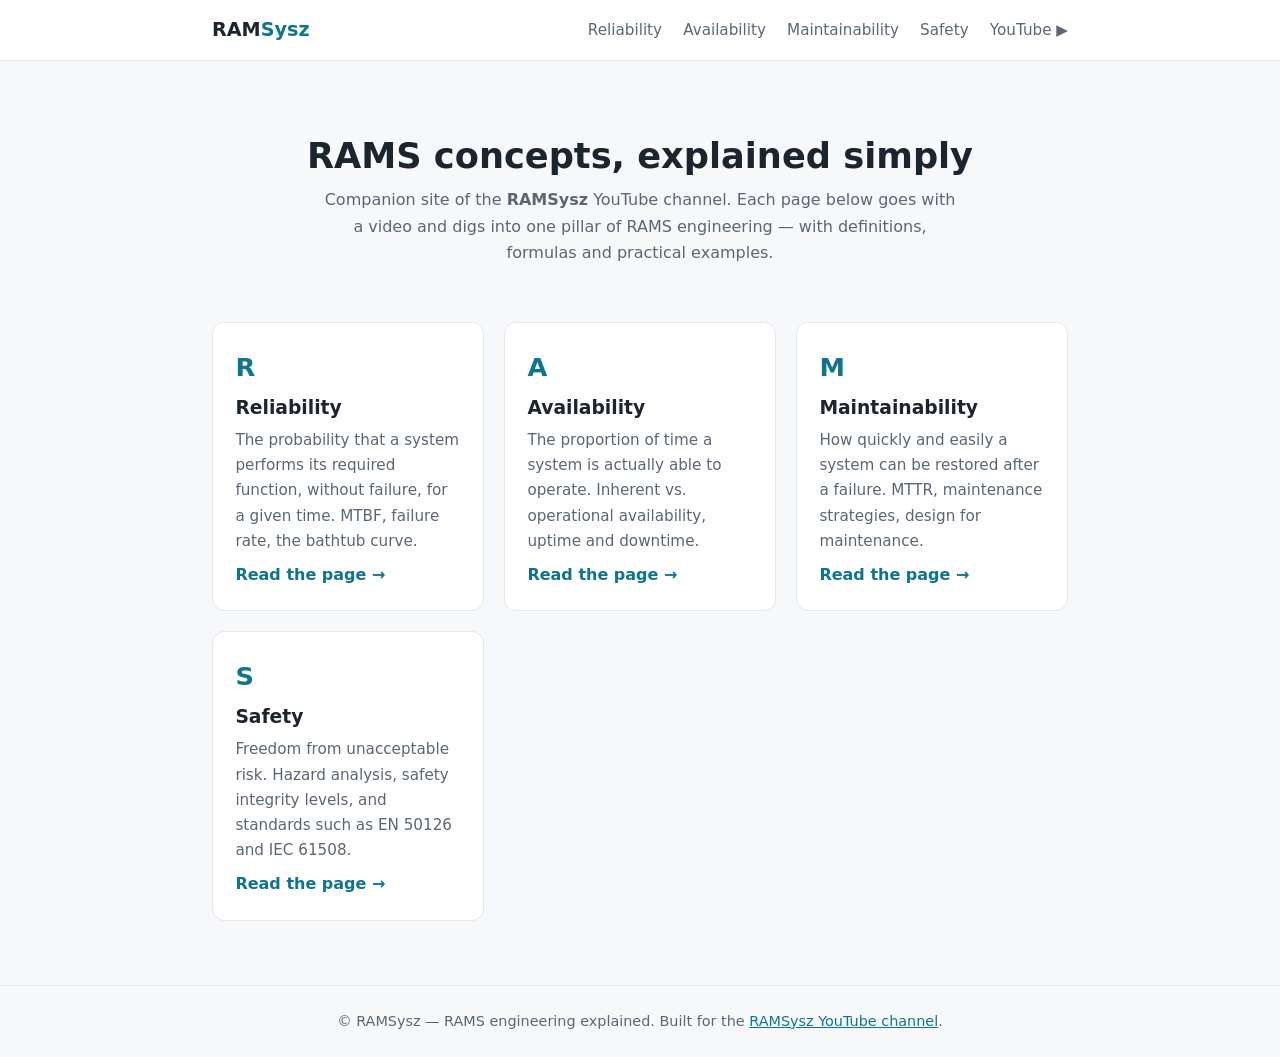
<file: index.html>
<!DOCTYPE html>
<html lang="en">
<head>
  <meta charset="UTF-8">
  <meta name="viewport" content="width=device-width, initial-scale=1.0">
  <meta name="description" content="RAMSysz — learn RAMS engineering: Reliability, Availability, Maintainability and Safety, explained simply.">
  <title>RAMSysz — RAMS concepts explained</title>
  <link rel="stylesheet" href="assets/css/style.css">
</head>
<body>

  <header class="site-header">
    <div class="inner">
      <a class="brand" href="index.html">RAM<span>Sysz</span></a>
      <nav class="site-nav">
        <a href="pages/reliability.html">Reliability</a>
        <a href="pages/availability.html">Availability</a>
        <a href="pages/maintainability.html">Maintainability</a>
        <a href="pages/safety.html">Safety</a>
        <!-- TODO: replace with your channel URL -->
        <a href="https://www.youtube.com/@RAMSysz" target="_blank" rel="noopener">YouTube ▶</a>
      </nav>
    </div>
  </header>

  <main>
    <section class="hero">
      <h1>RAMS concepts, explained simply</h1>
      <p>
        Companion site of the <strong>RAMSysz</strong> YouTube channel.
        Each page below goes with a video and digs into one pillar of RAMS
        engineering — with definitions, formulas and practical examples.
      </p>
    </section>

    <section class="card-grid">
      <article class="card">
        <div class="letter">R</div>
        <h3>Reliability</h3>
        <p>The probability that a system performs its required function, without failure, for a given time. MTBF, failure rate, the bathtub curve.</p>
        <a href="pages/reliability.html">Read the page →</a>
      </article>

      <article class="card">
        <div class="letter">A</div>
        <h3>Availability</h3>
        <p>The proportion of time a system is actually able to operate. Inherent vs. operational availability, uptime and downtime.</p>
        <a href="pages/availability.html">Read the page →</a>
      </article>

      <article class="card">
        <div class="letter">M</div>
        <h3>Maintainability</h3>
        <p>How quickly and easily a system can be restored after a failure. MTTR, maintenance strategies, design for maintenance.</p>
        <a href="pages/maintainability.html">Read the page →</a>
      </article>

      <article class="card">
        <div class="letter">S</div>
        <h3>Safety</h3>
        <p>Freedom from unacceptable risk. Hazard analysis, safety integrity levels, and standards such as EN 50126 and IEC 61508.</p>
        <a href="pages/safety.html">Read the page →</a>
      </article>
    </section>

    <!--
      To add a new concept page (FMECA, RBD, FTA, LCC…):
      copy one of the <article class="card"> blocks above and
      create the matching page from pages/_template.html
    -->
  </main>

  <footer class="site-footer">
    © RAMSysz — RAMS engineering explained. Built for the
    <a href="https://www.youtube.com/@RAMSysz" target="_blank" rel="noopener">RAMSysz YouTube channel</a>.
  </footer>

</body>
</html>
</file>
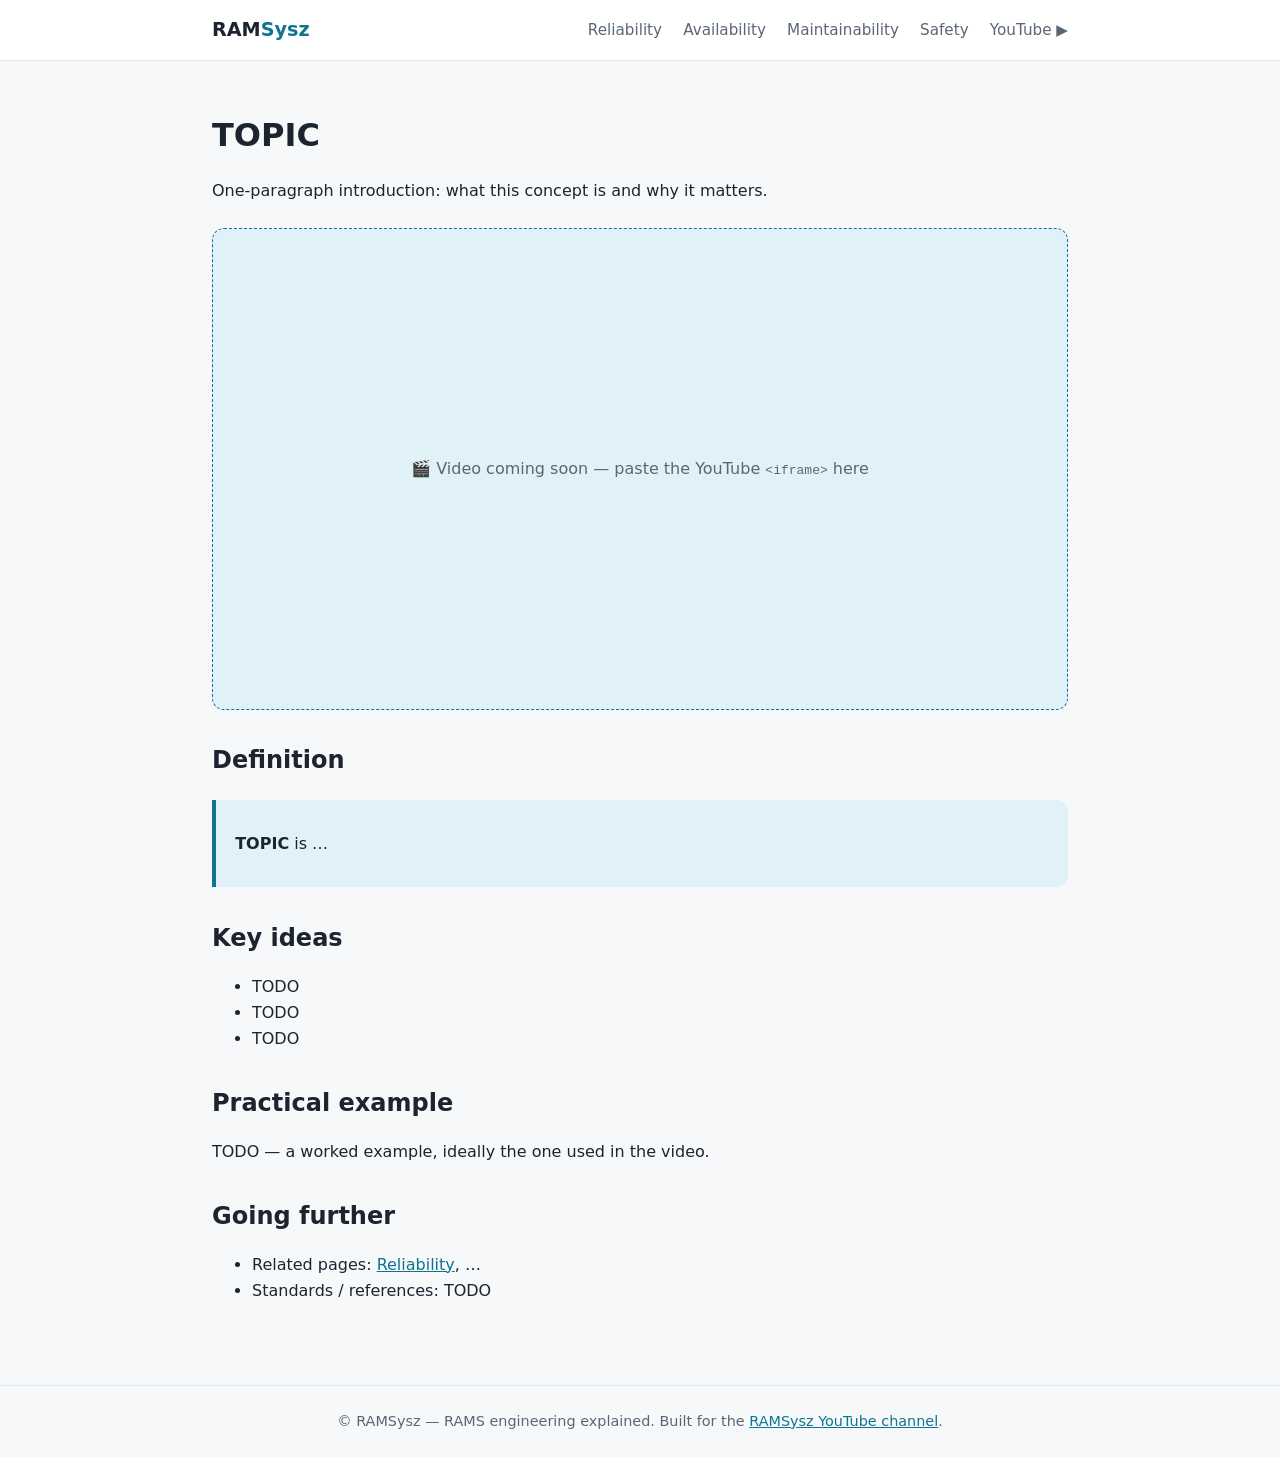
<file: pages/_template.html>
<!DOCTYPE html>
<html lang="en">
<head>
  <meta charset="UTF-8">
  <meta name="viewport" content="width=device-width, initial-scale=1.0">
  <!-- TODO: one-sentence summary of the concept for search engines -->
  <meta name="description" content="TODO — short description of this concept.">
  <!-- TODO: page title -->
  <title>TOPIC — RAMSysz</title>
  <link rel="stylesheet" href="../assets/css/style.css">
</head>
<body>

  <header class="site-header">
    <div class="inner">
      <a class="brand" href="../index.html">RAM<span>Sysz</span></a>
      <nav class="site-nav">
        <a href="reliability.html">Reliability</a>
        <a href="availability.html">Availability</a>
        <a href="maintainability.html">Maintainability</a>
        <a href="safety.html">Safety</a>
        <a href="https://www.youtube.com/@RAMSysz" target="_blank" rel="noopener">YouTube ▶</a>
      </nav>
    </div>
  </header>

  <main>
    <!-- TODO: page heading and intro -->
    <h1>TOPIC</h1>
    <p>One-paragraph introduction: what this concept is and why it matters.</p>

    <!-- Video: replace this placeholder with the YouTube embed code
         (Share → Embed on the video page) -->
    <div class="video-wrap">
      <p>🎬 Video coming soon — paste the YouTube <code>&lt;iframe&gt;</code> here</p>
    </div>

    <h2>Definition</h2>
    <div class="callout">
      <!-- TODO: the formal definition or key formula -->
      <p><strong>TOPIC</strong> is …</p>
    </div>

    <h2>Key ideas</h2>
    <ul>
      <li>TODO</li>
      <li>TODO</li>
      <li>TODO</li>
    </ul>

    <h2>Practical example</h2>
    <p>TODO — a worked example, ideally the one used in the video.</p>

    <h2>Going further</h2>
    <ul>
      <li>Related pages: <a href="reliability.html">Reliability</a>, …</li>
      <li>Standards / references: TODO</li>
    </ul>
  </main>

  <footer class="site-footer">
    © RAMSysz — RAMS engineering explained. Built for the
    <a href="https://www.youtube.com/@RAMSysz" target="_blank" rel="noopener">RAMSysz YouTube channel</a>.
  </footer>

</body>
</html>
</file>
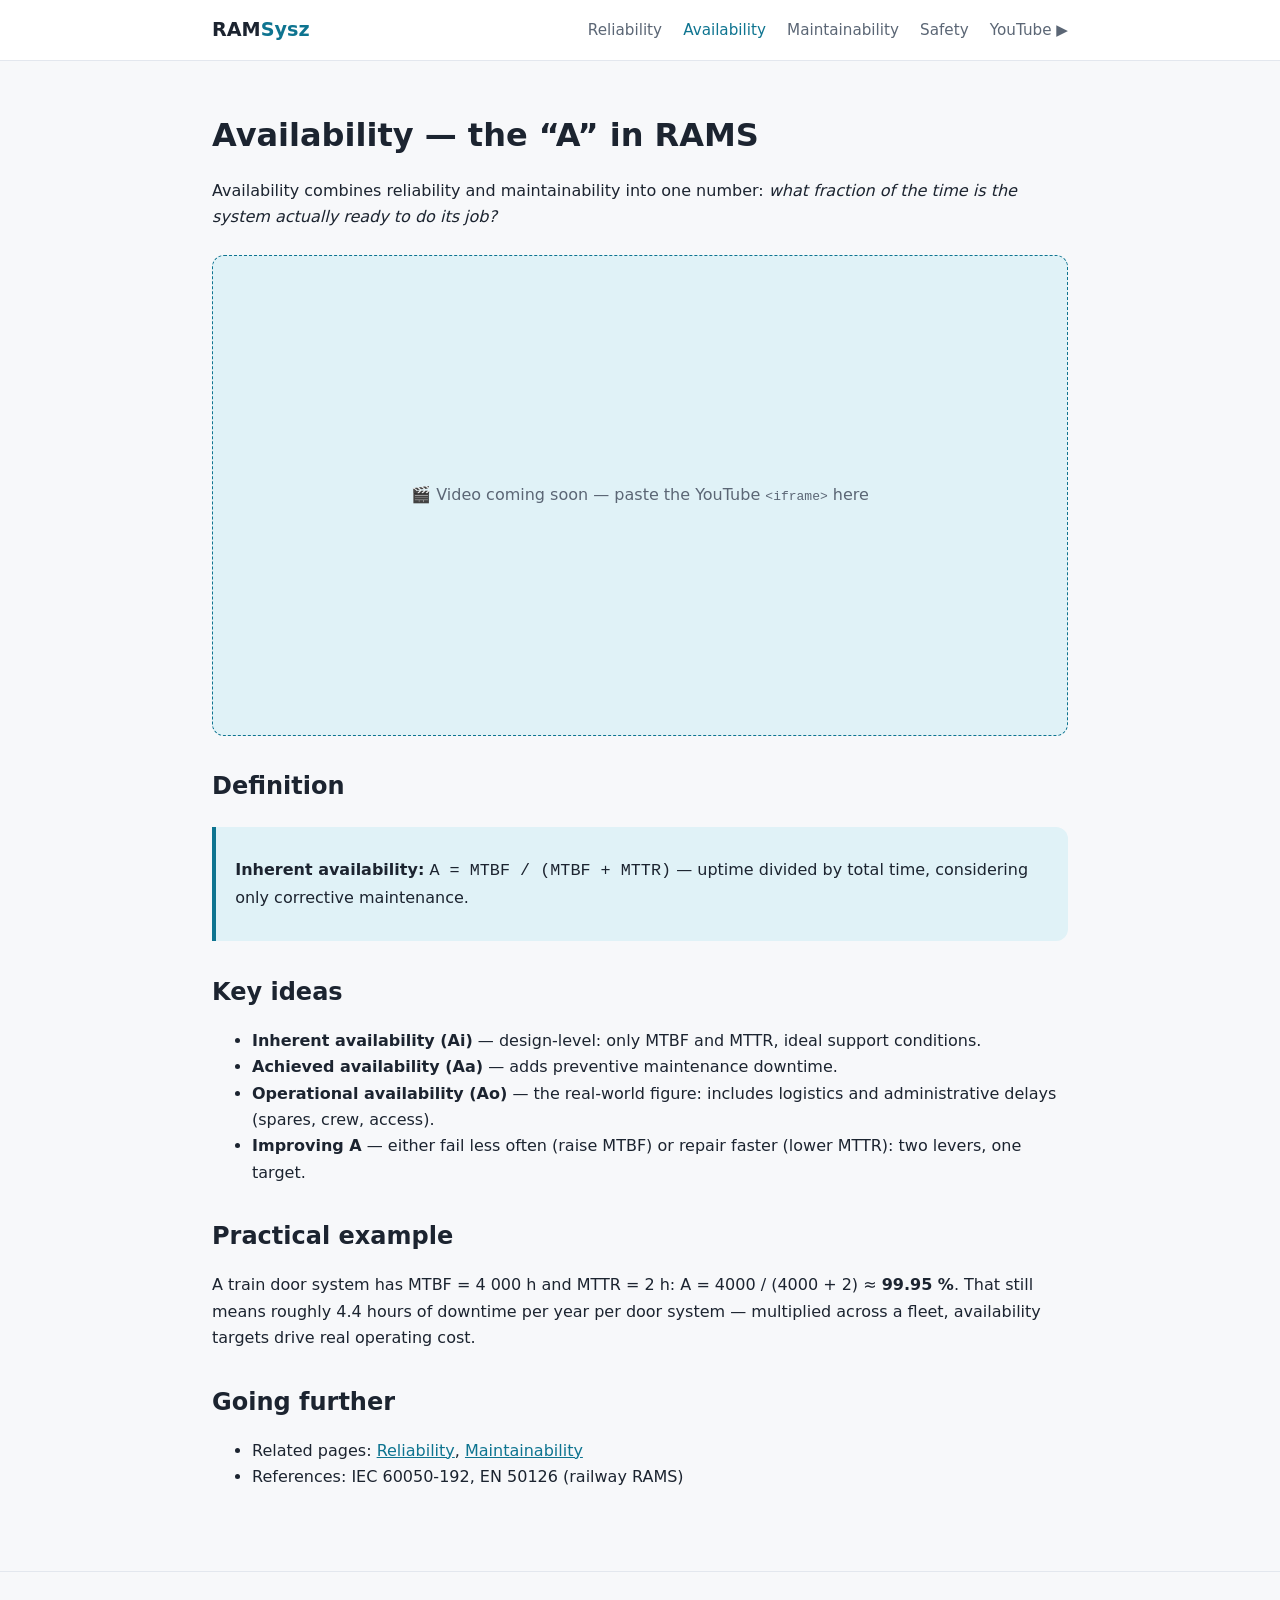
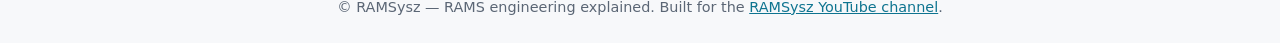
<file: pages/availability.html>
<!DOCTYPE html>
<html lang="en">
<head>
  <meta charset="UTF-8">
  <meta name="viewport" content="width=device-width, initial-scale=1.0">
  <meta name="description" content="Availability explained: uptime vs. downtime, inherent and operational availability, and the MTBF/MTTR relationship.">
  <title>Availability — RAMSysz</title>
  <link rel="stylesheet" href="../assets/css/style.css">
</head>
<body>

  <header class="site-header">
    <div class="inner">
      <a class="brand" href="../index.html">RAM<span>Sysz</span></a>
      <nav class="site-nav">
        <a href="reliability.html">Reliability</a>
        <a href="availability.html" aria-current="page">Availability</a>
        <a href="maintainability.html">Maintainability</a>
        <a href="safety.html">Safety</a>
        <a href="https://www.youtube.com/@RAMSysz" target="_blank" rel="noopener">YouTube ▶</a>
      </nav>
    </div>
  </header>

  <main>
    <h1>Availability — the “A” in RAMS</h1>
    <p>
      Availability combines reliability and maintainability into one number:
      <em>what fraction of the time is the system actually ready to do its job?</em>
    </p>

    <div class="video-wrap">
      <p>🎬 Video coming soon — paste the YouTube <code>&lt;iframe&gt;</code> here</p>
    </div>

    <h2>Definition</h2>
    <div class="callout">
      <p>
        <strong>Inherent availability:</strong>
        <code>A = MTBF / (MTBF + MTTR)</code> —
        uptime divided by total time, considering only corrective maintenance.
      </p>
    </div>

    <h2>Key ideas</h2>
    <ul>
      <li><strong>Inherent availability (Ai)</strong> — design-level: only MTBF and MTTR, ideal support conditions.</li>
      <li><strong>Achieved availability (Aa)</strong> — adds preventive maintenance downtime.</li>
      <li><strong>Operational availability (Ao)</strong> — the real-world figure: includes logistics and administrative delays (spares, crew, access).</li>
      <li><strong>Improving A</strong> — either fail less often (raise MTBF) or repair faster (lower MTTR): two levers, one target.</li>
    </ul>

    <h2>Practical example</h2>
    <p>
      A train door system has MTBF = 4 000 h and MTTR = 2 h:
      A = 4000 / (4000 + 2) ≈ <strong>99.95 %</strong>.
      That still means roughly 4.4 hours of downtime per year per door system —
      multiplied across a fleet, availability targets drive real operating cost.
    </p>

    <h2>Going further</h2>
    <ul>
      <li>Related pages: <a href="reliability.html">Reliability</a>, <a href="maintainability.html">Maintainability</a></li>
      <li>References: IEC 60050-192, EN 50126 (railway RAMS)</li>
    </ul>
  </main>

  <footer class="site-footer">
    © RAMSysz — RAMS engineering explained. Built for the
    <a href="https://www.youtube.com/@RAMSysz" target="_blank" rel="noopener">RAMSysz YouTube channel</a>.
  </footer>

</body>
</html>
</file>
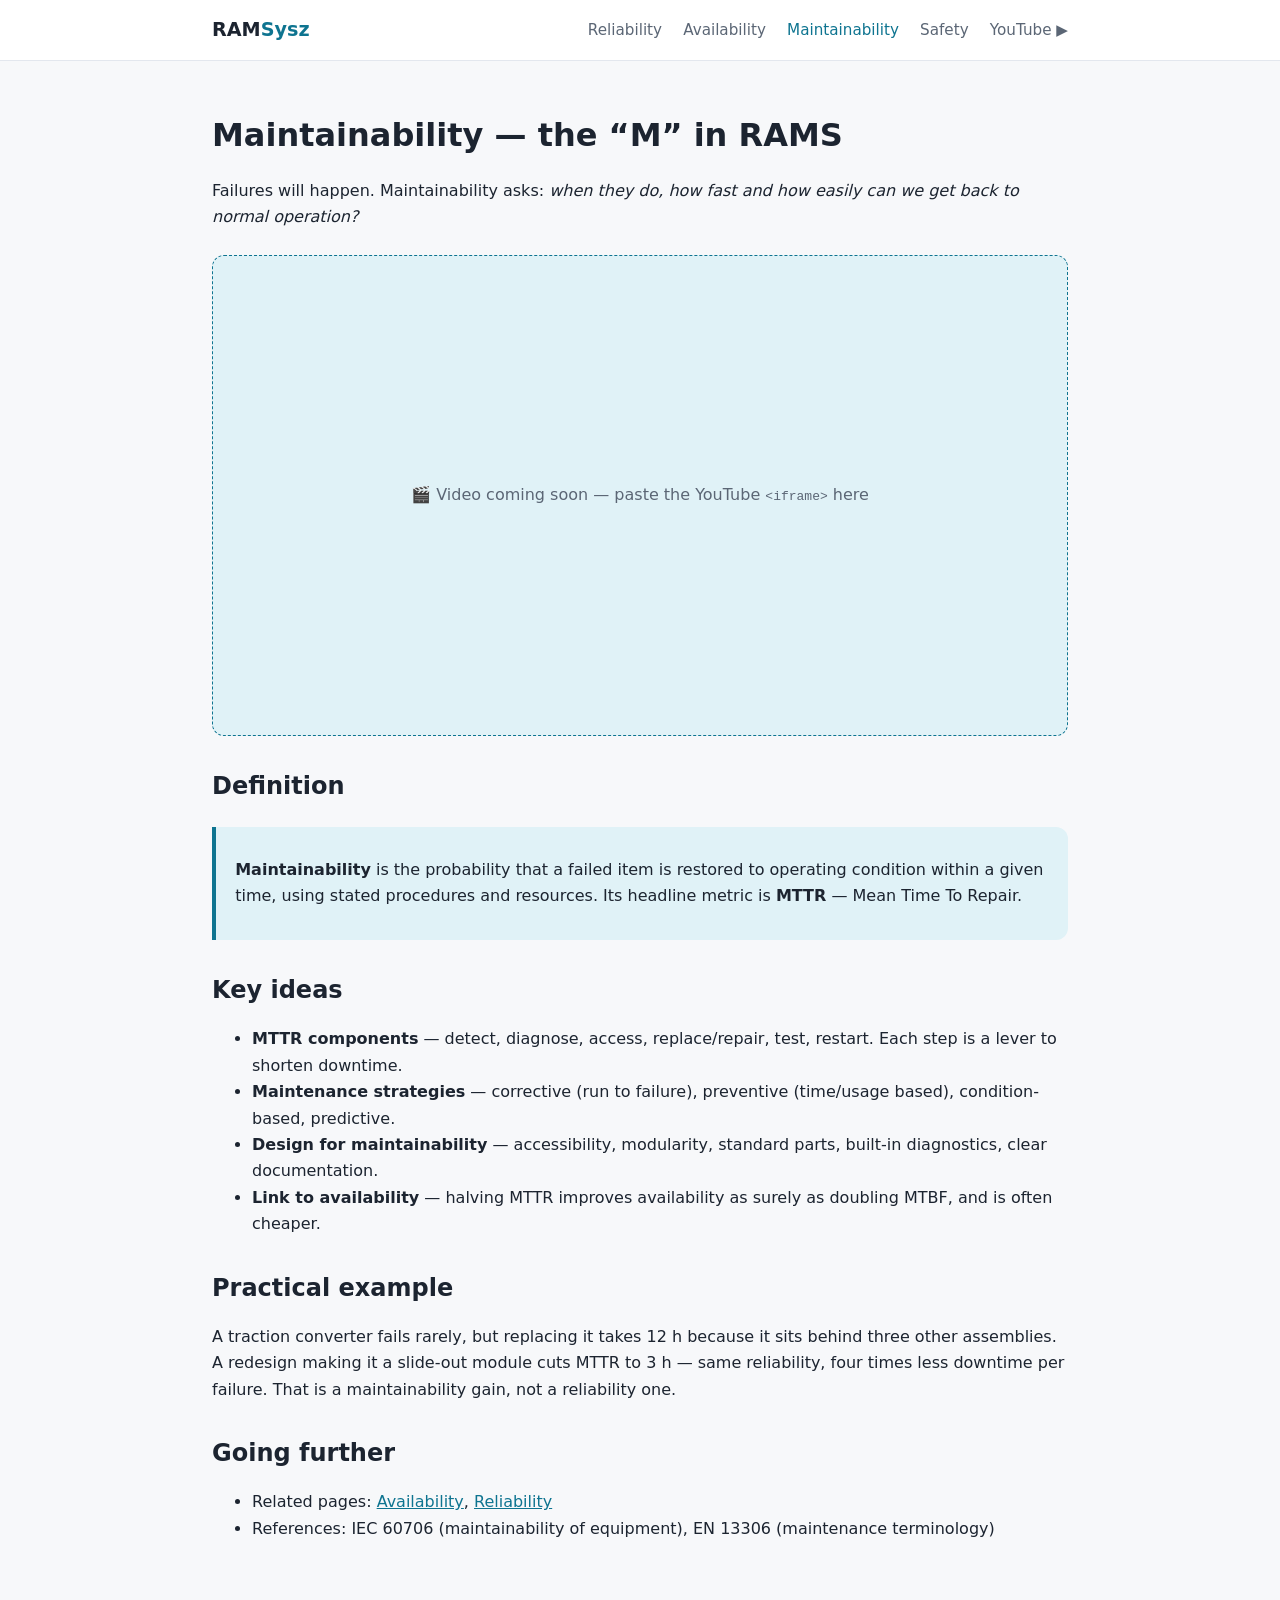
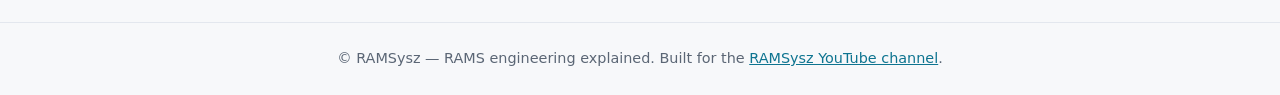
<file: pages/maintainability.html>
<!DOCTYPE html>
<html lang="en">
<head>
  <meta charset="UTF-8">
  <meta name="viewport" content="width=device-width, initial-scale=1.0">
  <meta name="description" content="Maintainability explained: MTTR, corrective vs. preventive maintenance, and designing systems that are easy to repair.">
  <title>Maintainability — RAMSysz</title>
  <link rel="stylesheet" href="../assets/css/style.css">
</head>
<body>

  <header class="site-header">
    <div class="inner">
      <a class="brand" href="../index.html">RAM<span>Sysz</span></a>
      <nav class="site-nav">
        <a href="reliability.html">Reliability</a>
        <a href="availability.html">Availability</a>
        <a href="maintainability.html" aria-current="page">Maintainability</a>
        <a href="safety.html">Safety</a>
        <a href="https://www.youtube.com/@RAMSysz" target="_blank" rel="noopener">YouTube ▶</a>
      </nav>
    </div>
  </header>

  <main>
    <h1>Maintainability — the “M” in RAMS</h1>
    <p>
      Failures will happen. Maintainability asks:
      <em>when they do, how fast and how easily can we get back to normal operation?</em>
    </p>

    <div class="video-wrap">
      <p>🎬 Video coming soon — paste the YouTube <code>&lt;iframe&gt;</code> here</p>
    </div>

    <h2>Definition</h2>
    <div class="callout">
      <p>
        <strong>Maintainability</strong> is the probability that a failed item is
        restored to operating condition within a given time, using stated procedures
        and resources. Its headline metric is
        <strong>MTTR</strong> — Mean Time To Repair.
      </p>
    </div>

    <h2>Key ideas</h2>
    <ul>
      <li><strong>MTTR components</strong> — detect, diagnose, access, replace/repair, test, restart. Each step is a lever to shorten downtime.</li>
      <li><strong>Maintenance strategies</strong> — corrective (run to failure), preventive (time/usage based), condition-based, predictive.</li>
      <li><strong>Design for maintainability</strong> — accessibility, modularity, standard parts, built-in diagnostics, clear documentation.</li>
      <li><strong>Link to availability</strong> — halving MTTR improves availability as surely as doubling MTBF, and is often cheaper.</li>
    </ul>

    <h2>Practical example</h2>
    <p>
      A traction converter fails rarely, but replacing it takes 12 h because it sits
      behind three other assemblies. A redesign making it a slide-out module cuts MTTR
      to 3 h — same reliability, four times less downtime per failure. That is a
      maintainability gain, not a reliability one.
    </p>

    <h2>Going further</h2>
    <ul>
      <li>Related pages: <a href="availability.html">Availability</a>, <a href="reliability.html">Reliability</a></li>
      <li>References: IEC 60706 (maintainability of equipment), EN 13306 (maintenance terminology)</li>
    </ul>
  </main>

  <footer class="site-footer">
    © RAMSysz — RAMS engineering explained. Built for the
    <a href="https://www.youtube.com/@RAMSysz" target="_blank" rel="noopener">RAMSysz YouTube channel</a>.
  </footer>

</body>
</html>
</file>
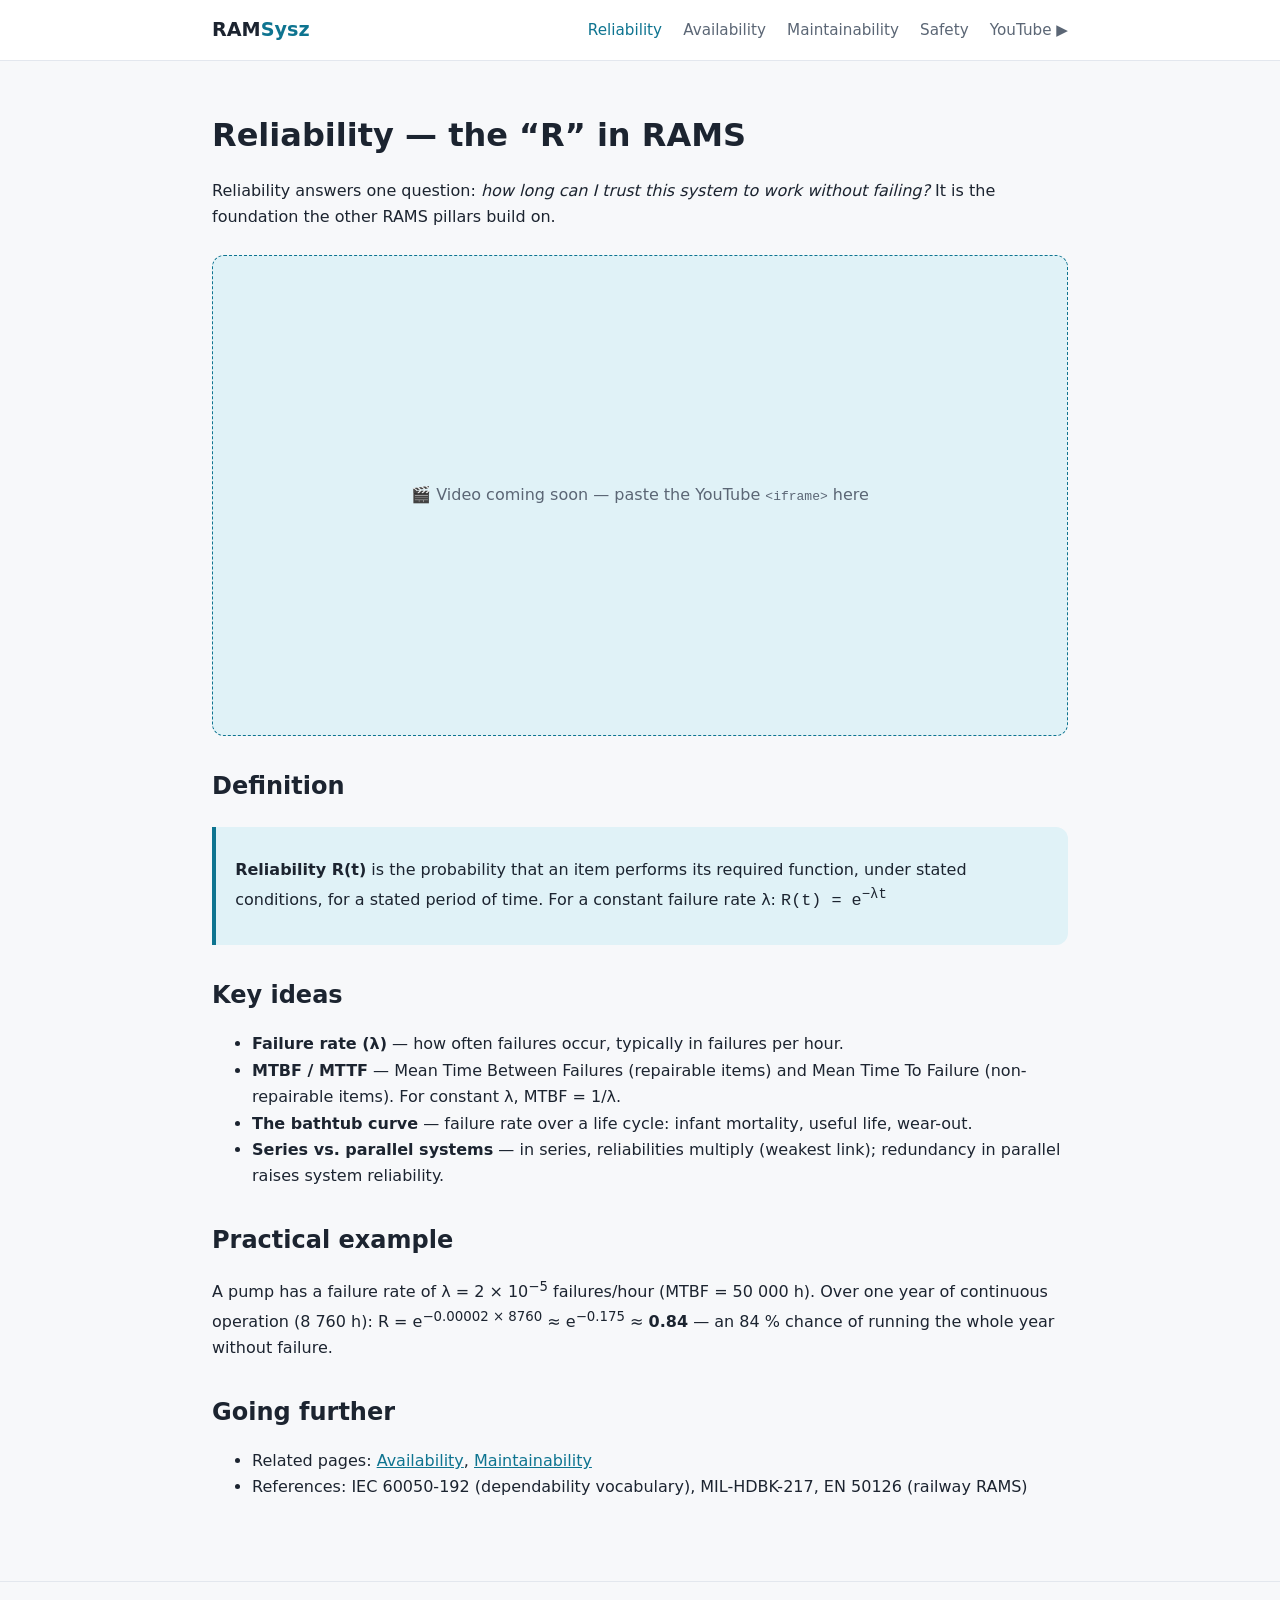
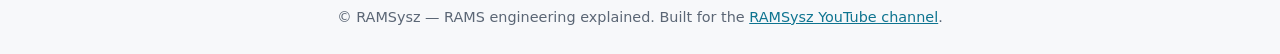
<file: pages/reliability.html>
<!DOCTYPE html>
<html lang="en">
<head>
  <meta charset="UTF-8">
  <meta name="viewport" content="width=device-width, initial-scale=1.0">
  <meta name="description" content="Reliability explained: probability of failure-free operation, failure rate, MTBF/MTTF and the bathtub curve.">
  <title>Reliability — RAMSysz</title>
  <link rel="stylesheet" href="../assets/css/style.css">
</head>
<body>

  <header class="site-header">
    <div class="inner">
      <a class="brand" href="../index.html">RAM<span>Sysz</span></a>
      <nav class="site-nav">
        <a href="reliability.html" aria-current="page">Reliability</a>
        <a href="availability.html">Availability</a>
        <a href="maintainability.html">Maintainability</a>
        <a href="safety.html">Safety</a>
        <a href="https://www.youtube.com/@RAMSysz" target="_blank" rel="noopener">YouTube ▶</a>
      </nav>
    </div>
  </header>

  <main>
    <h1>Reliability — the “R” in RAMS</h1>
    <p>
      Reliability answers one question: <em>how long can I trust this system to work
      without failing?</em> It is the foundation the other RAMS pillars build on.
    </p>

    <div class="video-wrap">
      <p>🎬 Video coming soon — paste the YouTube <code>&lt;iframe&gt;</code> here</p>
    </div>

    <h2>Definition</h2>
    <div class="callout">
      <p>
        <strong>Reliability R(t)</strong> is the probability that an item performs its
        required function, under stated conditions, for a stated period of time.
        For a constant failure rate λ:
        <code>R(t) = e<sup>−λt</sup></code>
      </p>
    </div>

    <h2>Key ideas</h2>
    <ul>
      <li><strong>Failure rate (λ)</strong> — how often failures occur, typically in failures per hour.</li>
      <li><strong>MTBF / MTTF</strong> — Mean Time Between Failures (repairable items) and Mean Time To Failure (non-repairable items). For constant λ, MTBF = 1/λ.</li>
      <li><strong>The bathtub curve</strong> — failure rate over a life cycle: infant mortality, useful life, wear-out.</li>
      <li><strong>Series vs. parallel systems</strong> — in series, reliabilities multiply (weakest link); redundancy in parallel raises system reliability.</li>
    </ul>

    <h2>Practical example</h2>
    <p>
      A pump has a failure rate of λ = 2 × 10<sup>−5</sup> failures/hour
      (MTBF = 50 000 h). Over one year of continuous operation (8 760 h):
      R = e<sup>−0.00002 × 8760</sup> ≈ e<sup>−0.175</sup> ≈ <strong>0.84</strong> —
      an 84 % chance of running the whole year without failure.
    </p>

    <h2>Going further</h2>
    <ul>
      <li>Related pages: <a href="availability.html">Availability</a>, <a href="maintainability.html">Maintainability</a></li>
      <li>References: IEC 60050-192 (dependability vocabulary), MIL-HDBK-217, EN 50126 (railway RAMS)</li>
    </ul>
  </main>

  <footer class="site-footer">
    © RAMSysz — RAMS engineering explained. Built for the
    <a href="https://www.youtube.com/@RAMSysz" target="_blank" rel="noopener">RAMSysz YouTube channel</a>.
  </footer>

</body>
</html>
</file>
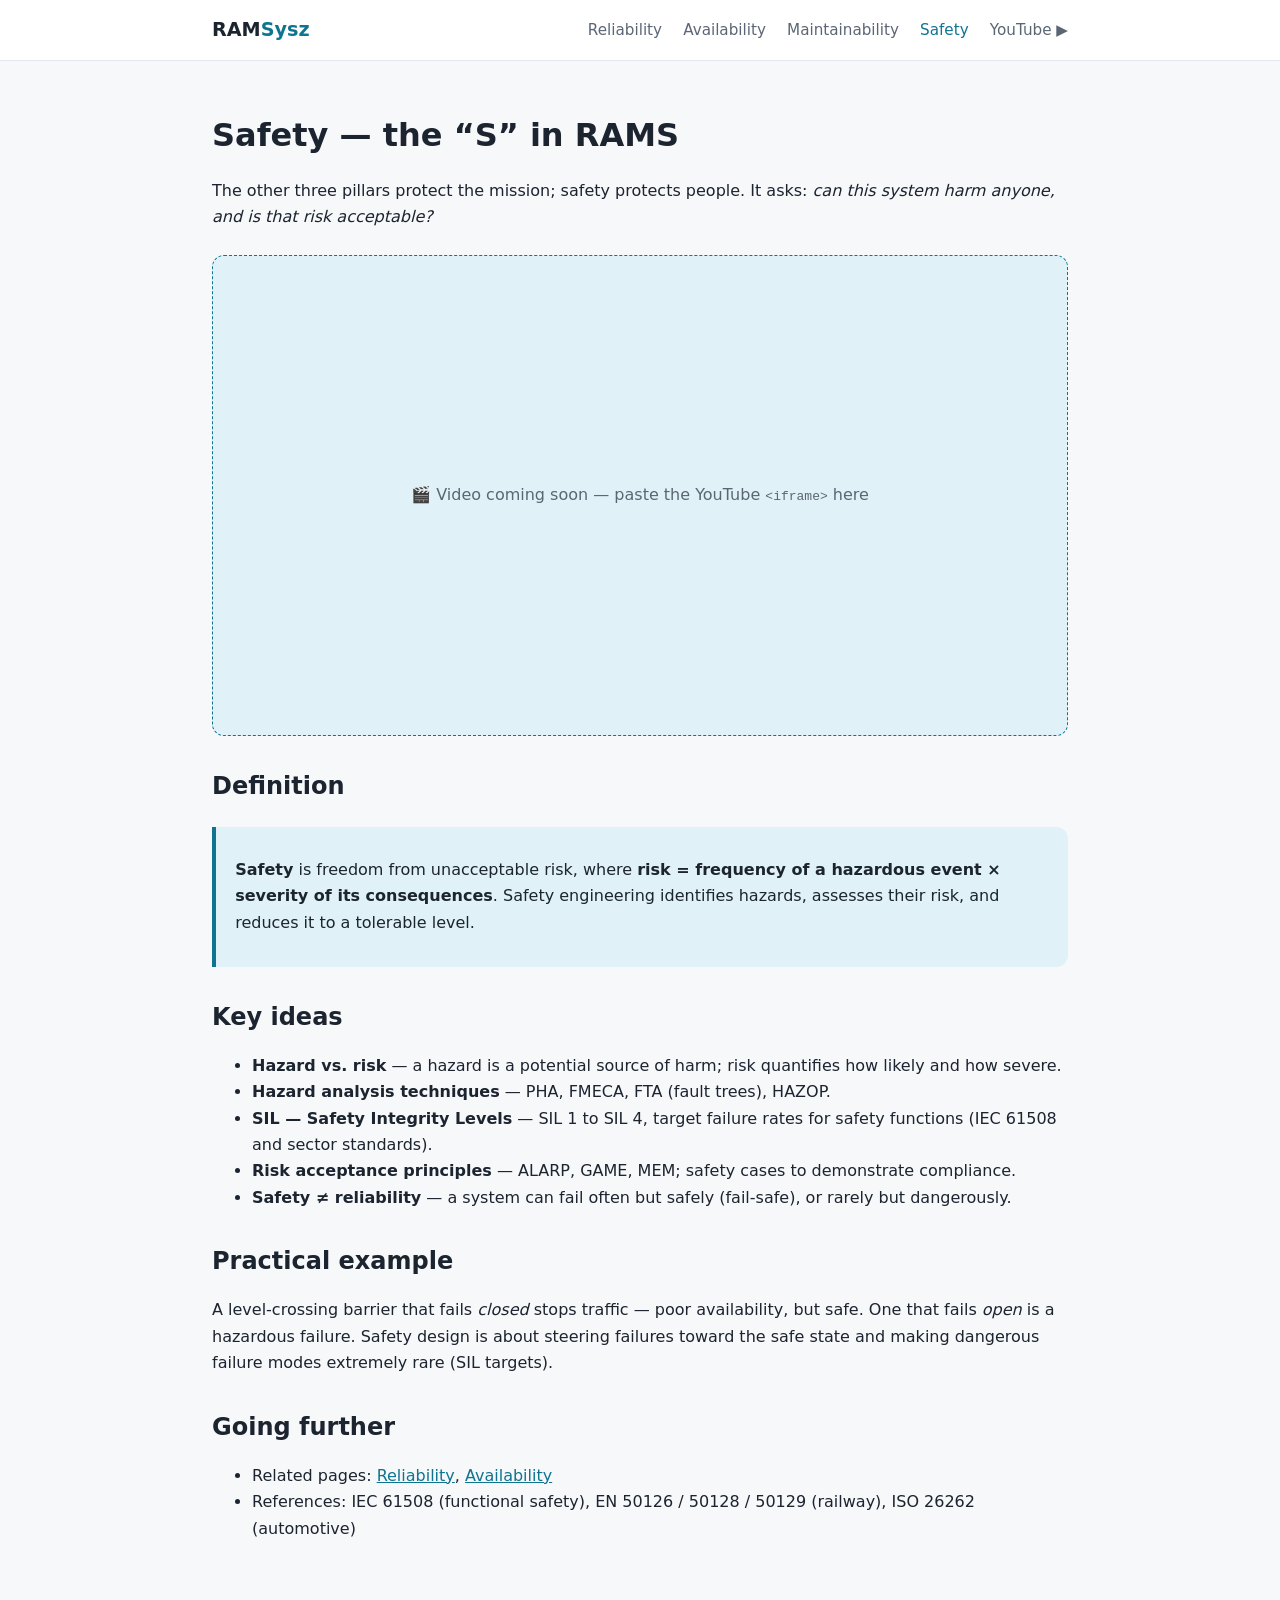
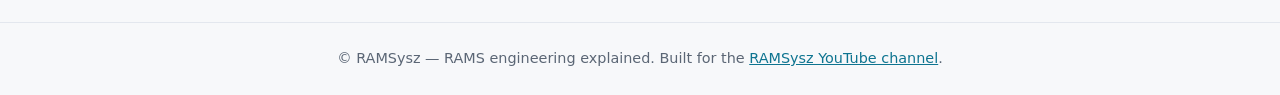
<file: pages/safety.html>
<!DOCTYPE html>
<html lang="en">
<head>
  <meta charset="UTF-8">
  <meta name="viewport" content="width=device-width, initial-scale=1.0">
  <meta name="description" content="Safety explained: hazards and risk, safety integrity levels (SIL), and the standards behind functional safety.">
  <title>Safety — RAMSysz</title>
  <link rel="stylesheet" href="../assets/css/style.css">
</head>
<body>

  <header class="site-header">
    <div class="inner">
      <a class="brand" href="../index.html">RAM<span>Sysz</span></a>
      <nav class="site-nav">
        <a href="reliability.html">Reliability</a>
        <a href="availability.html">Availability</a>
        <a href="maintainability.html">Maintainability</a>
        <a href="safety.html" aria-current="page">Safety</a>
        <a href="https://www.youtube.com/@RAMSysz" target="_blank" rel="noopener">YouTube ▶</a>
      </nav>
    </div>
  </header>

  <main>
    <h1>Safety — the “S” in RAMS</h1>
    <p>
      The other three pillars protect the mission; safety protects people.
      It asks: <em>can this system harm anyone, and is that risk acceptable?</em>
    </p>

    <div class="video-wrap">
      <p>🎬 Video coming soon — paste the YouTube <code>&lt;iframe&gt;</code> here</p>
    </div>

    <h2>Definition</h2>
    <div class="callout">
      <p>
        <strong>Safety</strong> is freedom from unacceptable risk, where
        <strong>risk = frequency of a hazardous event × severity of its consequences</strong>.
        Safety engineering identifies hazards, assesses their risk, and reduces it
        to a tolerable level.
      </p>
    </div>

    <h2>Key ideas</h2>
    <ul>
      <li><strong>Hazard vs. risk</strong> — a hazard is a potential source of harm; risk quantifies how likely and how severe.</li>
      <li><strong>Hazard analysis techniques</strong> — PHA, FMECA, FTA (fault trees), HAZOP.</li>
      <li><strong>SIL — Safety Integrity Levels</strong> — SIL 1 to SIL 4, target failure rates for safety functions (IEC 61508 and sector standards).</li>
      <li><strong>Risk acceptance principles</strong> — ALARP, GAME, MEM; safety cases to demonstrate compliance.</li>
      <li><strong>Safety ≠ reliability</strong> — a system can fail often but safely (fail-safe), or rarely but dangerously.</li>
    </ul>

    <h2>Practical example</h2>
    <p>
      A level-crossing barrier that fails <em>closed</em> stops traffic — poor
      availability, but safe. One that fails <em>open</em> is a hazardous failure.
      Safety design is about steering failures toward the safe state and making
      dangerous failure modes extremely rare (SIL targets).
    </p>

    <h2>Going further</h2>
    <ul>
      <li>Related pages: <a href="reliability.html">Reliability</a>, <a href="availability.html">Availability</a></li>
      <li>References: IEC 61508 (functional safety), EN 50126 / 50128 / 50129 (railway), ISO 26262 (automotive)</li>
    </ul>
  </main>

  <footer class="site-footer">
    © RAMSysz — RAMS engineering explained. Built for the
    <a href="https://www.youtube.com/@RAMSysz" target="_blank" rel="noopener">RAMSysz YouTube channel</a>.
  </footer>

</body>
</html>
</file>
<file: assets/css/style.css>
/* RAMSysz — shared stylesheet */

:root {
  --bg: #f7f8fa;
  --surface: #ffffff;
  --text: #1c2430;
  --muted: #5b6675;
  --border: #e3e7ee;
  --accent: #0e7490;      /* teal — brand color, change to match channel art */
  --accent-soft: #e0f2f7;
  --radius: 12px;
  --maxw: 56rem;
}

@media (prefers-color-scheme: dark) {
  :root {
    --bg: #10151c;
    --surface: #1a212b;
    --text: #e8ecf1;
    --muted: #9aa6b4;
    --border: #2a3442;
    --accent: #38bdf8;
    --accent-soft: #12303f;
  }
}

* { box-sizing: border-box; }

body {
  margin: 0;
  font-family: system-ui, -apple-system, "Segoe UI", Roboto, sans-serif;
  line-height: 1.65;
  background: var(--bg);
  color: var(--text);
}

/* Header & navigation */
.site-header {
  background: var(--surface);
  border-bottom: 1px solid var(--border);
}

.site-header .inner {
  max-width: var(--maxw);
  margin: 0 auto;
  padding: 0.9rem 1.25rem;
  display: flex;
  align-items: center;
  justify-content: space-between;
  flex-wrap: wrap;
  gap: 0.5rem;
}

.brand {
  font-size: 1.2rem;
  font-weight: 700;
  color: var(--text);
  text-decoration: none;
}

.brand span { color: var(--accent); }

.site-nav a {
  color: var(--muted);
  text-decoration: none;
  margin-left: 1rem;
  font-size: 0.95rem;
}

.site-nav a:hover,
.site-nav a[aria-current="page"] { color: var(--accent); }

/* Layout */
main {
  max-width: var(--maxw);
  margin: 0 auto;
  padding: 2rem 1.25rem 4rem;
}

.hero { text-align: center; padding: 2.5rem 0 1.5rem; }
.hero h1 { font-size: 2.2rem; margin: 0 0 0.5rem; }
.hero p { color: var(--muted); max-width: 40rem; margin: 0 auto; }

h1, h2, h3 { line-height: 1.3; }
h2 { margin-top: 2.2rem; }
a { color: var(--accent); }

/* Concept cards on the homepage */
.card-grid {
  display: grid;
  grid-template-columns: repeat(auto-fit, minmax(15rem, 1fr));
  gap: 1.25rem;
  margin-top: 2rem;
}

.card {
  background: var(--surface);
  border: 1px solid var(--border);
  border-radius: var(--radius);
  padding: 1.4rem;
  display: flex;
  flex-direction: column;
  gap: 0.5rem;
}

.card .letter {
  font-size: 1.6rem;
  font-weight: 800;
  color: var(--accent);
}

.card h3 { margin: 0; }
.card p { margin: 0; color: var(--muted); font-size: 0.95rem; flex: 1; }
.card a { font-weight: 600; text-decoration: none; }

/* Video embed placeholder */
.video-wrap {
  position: relative;
  aspect-ratio: 16 / 9;
  background: var(--accent-soft);
  border: 1px dashed var(--accent);
  border-radius: var(--radius);
  display: grid;
  place-items: center;
  color: var(--muted);
  margin: 1.5rem 0;
  overflow: hidden;
}

.video-wrap iframe {
  position: absolute;
  inset: 0;
  width: 100%;
  height: 100%;
  border: 0;
}

/* Key formula / definition callout */
.callout {
  background: var(--accent-soft);
  border-left: 4px solid var(--accent);
  border-radius: 0 var(--radius) var(--radius) 0;
  padding: 0.9rem 1.2rem;
  margin: 1.5rem 0;
}

.callout code { font-size: 1.05rem; }

/* Simple data tables */
table {
  width: 100%;
  border-collapse: collapse;
  margin: 1.5rem 0;
  background: var(--surface);
}

th, td {
  border: 1px solid var(--border);
  padding: 0.55rem 0.8rem;
  text-align: left;
}

th { background: var(--accent-soft); }

/* Footer */
.site-footer {
  border-top: 1px solid var(--border);
  color: var(--muted);
  text-align: center;
  font-size: 0.9rem;
  padding: 1.5rem 1.25rem;
}
</file>
